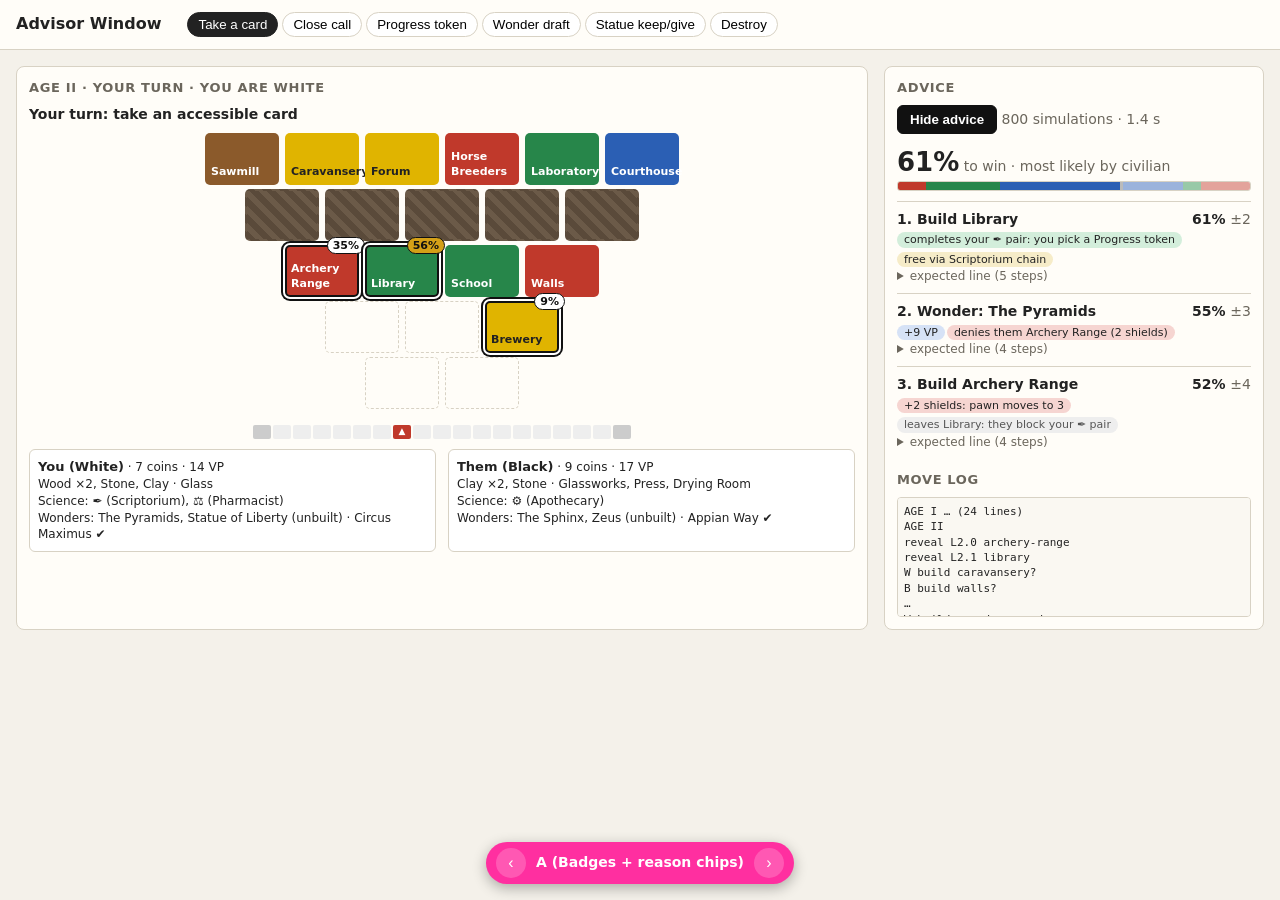
<file: prototype/advice-presentation.html>
<!doctype html>
<!--
  PROTOTYPE, throwaway. Ticket: "Advice presentation: reasons and the principal line".
  Four variants of how the Advisor Window shows advice, on a rebuilt Board host,
  switchable with ?variant=A|B|C|D (bottom bar or ← →). Scenario tabs at the top
  switch between kinds of Pending Decision. All numbers are made up.
  Open by double-clicking this file.
-->
<html lang="en">
<head>
<meta charset="utf-8">
<meta name="viewport" content="width=device-width, initial-scale=1">
<title>Advice Presentation Prototype</title>
<style>
  :root {
    --bg:#f4f1ea; --panel:#fffdf8; --ink:#222; --muted:#6b665c; --line:#d8d2c4;
    --mil:#c0392b; --sci:#27864a; --civ:#2b5fb4; --draw:#999; --gold:#d4a017;
    --brown:#8b5a2b; --grey:#8a8a8a; --yellow:#e0b400; --red:#c0392b; --green:#27864a; --blue:#2b5fb4; --purple:#7d3c98;
  }
  * { box-sizing:border-box; }
  body { margin:0; font:14px/1.4 system-ui, sans-serif; background:var(--bg); color:var(--ink); }
  header { padding:10px 16px; border-bottom:1px solid var(--line); background:var(--panel); display:flex; gap:12px; align-items:center; flex-wrap:wrap; }
  header h1 { font-size:16px; margin:0 12px 0 0; }
  .tabs button { border:1px solid var(--line); background:#fff; padding:4px 10px; border-radius:14px; cursor:pointer; margin:2px; }
  .tabs button.on { background:var(--ink); color:#fff; border-color:var(--ink); }
  main { display:grid; grid-template-columns: minmax(0,1fr) 380px; gap:16px; padding:16px; padding-bottom:80px; }
  @media (max-width: 900px) { main { grid-template-columns:1fr; } }
  .panel { background:var(--panel); border:1px solid var(--line); border-radius:8px; padding:12px; }
  .panel h2 { font-size:13px; text-transform:uppercase; letter-spacing:.05em; color:var(--muted); margin:0 0 8px; }

  /* board */
  .pyr { display:flex; flex-direction:column; align-items:center; gap:4px; margin:8px 0 16px; }
  .row { display:flex; gap:6px; }
  .card { position:relative; width:74px; height:52px; border-radius:5px; border:2px solid transparent; font-size:11px; padding:3px 4px; color:#fff; font-weight:600; display:flex; align-items:flex-end; cursor:default; transition: transform .1s, opacity .1s; }
  .card.down { background:repeating-linear-gradient(45deg,#5a4a3a,#5a4a3a 6px,#6b5a48 6px,#6b5a48 12px); }
  .card.gone { background:transparent; border:1px dashed var(--line); }
  .card.acc { border-color:#111; box-shadow:0 0 0 2px #fff, 0 0 0 4px #111; cursor:pointer; }
  .card.dim { opacity:.35; }
  .card .badge { position:absolute; top:-10px; right:-8px; background:#fff; color:#111; border:1px solid #111; border-radius:10px; padding:0 5px; font-size:11px; }
  .card .badge.top { background:var(--gold); }
  .card .step { position:absolute; top:-10px; left:-8px; background:#111; color:#fff; border-radius:50%; width:20px; height:20px; display:flex; align-items:center; justify-content:center; font-size:11px; }
  .card .step.opp { background:#fff; color:#111; border:2px solid #111; }
  .c-brown{background:var(--brown)} .c-grey{background:var(--grey)} .c-yellow{background:var(--yellow);color:#222} .c-red{background:var(--red)} .c-green{background:var(--green)} .c-blue{background:var(--blue)} .c-purple{background:var(--purple)}
  .cities { display:grid; grid-template-columns:1fr 1fr; gap:12px; }
  .city { border:1px solid var(--line); border-radius:6px; padding:8px; font-size:12px; background:#fff; }
  .city b { font-size:13px; }
  .track { display:flex; gap:2px; margin:10px 0; justify-content:center; }
  .track span { width:18px; height:14px; background:#eee; border-radius:2px; font-size:9px; text-align:center; }
  .track span.pawn { background:var(--mil); color:#fff; }
  .track span.cap { background:#ccc; }

  /* decision tray (non-card Pending Decisions) */
  .tray { display:flex; flex-wrap:wrap; gap:8px; margin:6px 0 14px; }
  .opt { position:relative; border:2px solid #111; border-radius:6px; padding:6px 8px; background:#fff; min-width:110px; font-size:12px; cursor:pointer; }
  .opt .badge { position:absolute; top:-10px; right:-8px; background:#fff; border:1px solid #111; border-radius:10px; padding:0 5px; font-size:11px; }
  .opt .badge.top { background:var(--gold); }
  .prompt { font-weight:600; margin-bottom:4px; }

  /* shared bits */
  .muted { color:var(--muted); }
  .btn { border:1px solid #111; background:#111; color:#fff; border-radius:6px; padding:6px 12px; cursor:pointer; font-weight:600; }
  .btn.ghost { background:#fff; color:#111; }
  .chip { display:inline-block; border-radius:10px; padding:0 7px; font-size:11px; margin:1px 2px 1px 0; background:#eee; }
  .chip.mil{background:#f6d5d1} .chip.sci{background:#d3eedb} .chip.civ{background:#d6e2f6} .chip.coin{background:#f6ecc8} .chip.neg{background:#eee;color:#555}
  .ob { display:flex; height:10px; border-radius:3px; overflow:hidden; border:1px solid var(--line); }
  .ob i { display:block; height:100%; }
  .log { font-family:ui-monospace,monospace; font-size:11px; max-height:120px; overflow:auto; background:#faf8f2; border:1px solid var(--line); padding:6px; border-radius:4px; }
  .note { font-size:12px; background:#fff7d6; border:1px solid #ecd98a; padding:6px 8px; border-radius:6px; margin-top:10px; }

  /* A */
  .a-row { border-top:1px solid var(--line); padding:8px 0; }
  .a-row:first-of-type { border-top:none; }
  .a-head { display:flex; justify-content:space-between; font-weight:600; }
  .a-tie { border-left:4px solid var(--gold); padding-left:8px; margin:6px 0; }
  .a-tie-label { font-size:11px; color:#8a6d00; font-weight:700; text-transform:uppercase; }
  details summary { cursor:pointer; color:var(--muted); font-size:12px; }
  .line { margin:4px 0 0 0; padding:0; list-style:none; font-size:12px; }
  .line li { padding:1px 0; }
  .who { display:inline-block; width:34px; font-weight:700; font-size:10px; }
  .who.me{color:#111} .who.opp{color:#888} .who.chance{color:#a07a00}

  /* B */
  .b-head { font-size:20px; font-weight:700; line-height:1.25; }
  .b-sub { margin:6px 0 12px; }
  .b-story { display:flex; flex-wrap:wrap; align-items:center; gap:4px; margin:8px 0; }
  .b-step { border-radius:14px; padding:3px 9px; font-size:12px; border:1px solid #111; background:#fff; }
  .b-step.opp { border-style:dashed; color:#555; }
  .b-step.chance { border-color:#a07a00; color:#a07a00; background:#fff7d6; }
  .b-alt { border-top:1px solid var(--line); padding-top:8px; margin-top:8px; }
  .verdict { display:inline-block; font-size:11px; font-weight:700; padding:1px 8px; border-radius:10px; color:#fff; }
  .v-clear{background:#27864a} .v-edge{background:#7a9c3a} .v-flip{background:#d4a017;color:#222}

  /* C */
  table.c { border-collapse:collapse; width:100%; font-size:12px; }
  table.c th { text-align:left; font-size:10px; color:var(--muted); text-transform:uppercase; padding:4px; border-bottom:1px solid var(--line); }
  table.c td { padding:5px 4px; border-bottom:1px solid #eee; vertical-align:middle; }
  table.c tr:hover td { background:#fff4cc; cursor:pointer; }
  table.c tr.sel td { background:#ffe9a3; }
  .whisk { position:relative; height:14px; width:110px; background:#f1eee6; border-radius:2px; }
  .whisk .bar { position:absolute; left:0; top:3px; height:8px; background:#555; border-radius:2px; }
  .whisk .err { position:absolute; top:1px; height:12px; border-left:1px solid #111; border-right:1px solid #111; }
  .whisk .err::after { content:''; position:absolute; top:6px; left:0; right:0; border-top:1px solid #111; }
  .whisk .fifty { position:absolute; left:50%; top:0; bottom:0; border-left:1px dotted #999; }
  main.wide { grid-template-columns: minmax(0,1fr) 560px; }

  /* D */
  .tier { border-radius:6px; padding:8px; margin-bottom:8px; }
  .tier h3 { margin:0 0 4px; font-size:13px; }
  .t-best { background:#dff3e4; border:1px solid #9fd3ae; }
  .t-fine { background:#f3f1e0; border:1px solid #d9d3a2; }
  .t-bad { background:#f6e0dd; border:1px solid #e0aaa3; }
  .card.tb { box-shadow:0 0 0 3px #fff, 0 0 0 7px #27864a; }
  .card.tf { box-shadow:0 0 0 3px #fff, 0 0 0 7px #c9b84a; }
  .card.tx { box-shadow:0 0 0 3px #fff, 0 0 0 7px #c0392b; }
  .opt.tb { border-color:#27864a; border-width:4px; } .opt.tf { border-color:#c9b84a; border-width:4px; } .opt.tx { border-color:#c0392b; border-width:4px; }
  .pop { position:fixed; z-index:50; width:300px; background:#fff; border:1px solid #111; border-radius:8px; padding:10px; box-shadow:0 6px 24px rgba(0,0,0,.2); font-size:12px; }

  /* prototype switcher bar: not part of the design */
  #switcher { position:fixed; bottom:16px; left:50%; transform:translateX(-50%); background:#ff2fa0; color:#fff; border-radius:24px; padding:6px 10px; display:flex; gap:10px; align-items:center; box-shadow:0 4px 14px rgba(0,0,0,.3); font-weight:700; z-index:100; font-family:system-ui; }
  #switcher button { background:rgba(255,255,255,.2); color:#fff; border:none; border-radius:50%; width:30px; height:30px; cursor:pointer; font-size:16px; }
</style>
</head>
<body>
<header>
  <h1>Advisor Window</h1>
  <div class="tabs" id="tabs"></div>
</header>
<main id="main">
  <section class="panel" id="boardPanel"></section>
  <aside class="panel" id="side"></aside>
</main>
<div id="switcher">
  <button id="prev" title="previous variant (←)">‹</button>
  <span id="vlabel"></span>
  <button id="next" title="next variant (→)">›</button>
</div>

<script>
// ---------- made-up data ----------
const OC = [ // 7 outcome classes, mover's view
  {k:'mMil', label:'You win: military', col:'#c0392b'},
  {k:'mSci', label:'You win: science', col:'#27864a'},
  {k:'mCiv', label:'You win: civilian', col:'#2b5fb4'},
  {k:'draw', label:'Draw', col:'#bbb'},
  {k:'oCiv', label:'They win: civilian', col:'#9bb3dc'},
  {k:'oSci', label:'They win: science', col:'#98c9a7'},
  {k:'oMil', label:'They win: military', col:'#e3a39b'},
];
const oc = (a,b,c,d,e,f,g) => [a,b,c,d,e,f,g];

// Age II layout, rows top→bottom 6,5,4,3,2
const LAYOUT = [
  [['Sawmill','brown'],['Caravansery','yellow'],['Forum','yellow'],['Horse Breeders','red'],['Laboratory','green'],['Courthouse','blue']],
  [null,null,null,null,null].map(()=>'down'),
  [['Archery Range','red',1],['Library','green',1],['School','green'],['Walls','red']],
  ['gone','gone',['Brewery','yellow',1]],
  ['gone','gone'],
];

const LINE_LIB = [
  {who:'me', t:'Build Library', card:'Library'},
  {who:'me', t:'Take Law token'},
  {who:'opp', t:'Build Archery Range', card:'Archery Range'},
  {who:'chance', t:'Face-down card revealed (any of 11)'},
  {who:'me', t:'Build Brewery', card:'Brewery'},
];
const LINE_PYR = [
  {who:'me', t:'Wonder: The Pyramids (with Archery Range)', card:'Archery Range'},
  {who:'opp', t:'Build Library', card:'Library'},
  {who:'chance', t:'Face-down card revealed'},
  {who:'me', t:'Build Brewery', card:'Brewery'},
];
const LINE_AR = [
  {who:'me', t:'Build Archery Range', card:'Archery Range'},
  {who:'chance', t:'Face-down card revealed'},
  {who:'opp', t:'Build Library', card:'Library'},
  {who:'me', t:'Build Brewery', card:'Brewery'},
];

const SCEN = {
  card: {
    tab:'Take a card', kind:'card', prompt:'Your turn: take an accessible card',
    opts: [
      {id:'lib', move:'Build Library', card:'Library', share:.52, win:.61, se:.012, oc:oc(.08,.21,.34,.01,.17,.05,.14),
        feats:[['sci','completes your ✒ pair: you pick a Progress token'],['coin','free via Scriptorium chain'],['civ','+2 VP']], line:LINE_LIB},
      {id:'pyr', move:'Wonder: The Pyramids', card:'Archery Range', share:.21, win:.55, se:.016, oc:oc(.07,.08,.39,.01,.22,.09,.14),
        feats:[['civ','+9 VP'],['mil','denies them Archery Range (2 shields)'],['neg','−5 coins']], line:LINE_PYR},
      {id:'ar', move:'Build Archery Range', card:'Archery Range', share:.14, win:.52, se:.018, oc:oc(.16,.06,.29,.01,.25,.10,.13),
        feats:[['mil','+2 shields: pawn moves to 3'],['neg','leaves Library: they block your ✒ pair']], line:LINE_AR},
      {id:'brew', move:'Build Brewery', card:'Brewery', share:.06, win:.46, se:.025, oc:oc(.06,.08,.31,.01,.28,.12,.14),
        feats:[['coin','+6 coins'],['neg','uncovers School for them (their ⚙ pair)']], line:[]},
      {id:'dlib', move:'Discard Library', card:'Library', share:.04, win:.44, se:.03, oc:oc(.07,.04,.32,.01,.30,.10,.16),
        feats:[['coin','+3 coins'],['neg','gives up your ✒ pair']], line:[]},
      {id:'dbrew', move:'Discard Brewery', card:'Brewery', share:.03, win:.40, se:.035, oc:oc(.05,.05,.29,.01,.32,.13,.15),
        feats:[['coin','+3 coins']], line:[]},
    ]
  },
  close: {
    tab:'Close call', kind:'card', prompt:'Your turn: take an accessible card',
    opts: [
      {id:'lib', move:'Build Library', card:'Library', share:.36, win:.512, se:.014, oc:oc(.06,.18,.26,.01,.24,.08,.17),
        feats:[['sci','completes your ✒ pair: you pick a Progress token'],['civ','+2 VP']], line:LINE_LIB},
      {id:'pyr', move:'Wonder: The Pyramids', card:'Archery Range', share:.33, win:.505, se:.015, oc:oc(.07,.05,.36,.01,.26,.07,.18),
        feats:[['civ','+9 VP'],['mil','denies them Archery Range']], line:LINE_PYR},
      {id:'ar', move:'Build Archery Range', card:'Archery Range', share:.22, win:.488, se:.017, oc:oc(.17,.04,.25,.01,.26,.09,.18),
        feats:[['mil','+2 shields: pawn moves to 3']], line:LINE_AR},
      {id:'brew', move:'Build Brewery', card:'Brewery', share:.06, win:.43, se:.03, oc:oc(.05,.06,.29,.01,.30,.12,.17),
        feats:[['coin','+6 coins']], line:[]},
      {id:'dlib', move:'Discard Library', card:'Library', share:.03, win:.41, se:.03, oc:oc(.05,.03,.30,.01,.32,.10,.19),
        feats:[['coin','+3 coins']], line:[]},
    ]
  },
  token: {
    tab:'Progress token', kind:'tray', prompt:'You completed a science pair: choose a Progress token',
    opts: [
      {id:'law', move:'Law', share:.41, win:.64, se:.012, oc:oc(.07,.27,.31,.01,.16,.05,.13), feats:[['sci','+1 science symbol: 4 of 6 kinds'],['sci','science win becomes realistic']], line:[{who:'me',t:'Take Law'},{who:'opp',t:'Build Archery Range',card:'Archery Range'},{who:'chance',t:'Face-down card revealed'},{who:'me',t:'Build Brewery',card:'Brewery'}]},
      {id:'strat', move:'Strategy', share:.24, win:.61, se:.014, oc:oc(.15,.12,.31,.01,.18,.06,.17), feats:[['mil','+1 extra shield per military card'],['mil','they have 4 shields, you have 2']], line:[]},
      {id:'econ', move:'Economy', share:.18, win:.60, se:.015, oc:oc(.07,.14,.35,.01,.20,.06,.17), feats:[['coin','their trading coins go to you'],['coin','they buy ~3 resources a turn']], line:[]},
      {id:'mas', move:'Masonry', share:.11, win:.58, se:.017, oc:oc(.06,.13,.36,.01,.21,.07,.16), feats:[['coin','blue cards cost 2 fewer resources'],['civ','2 blue cards still in this Age']], line:[]},
      {id:'theo', move:'Theology', share:.06, win:.56, se:.02, oc:oc(.06,.12,.35,.01,.22,.07,.17), feats:[['civ','your 2 unbuilt Wonders give a replay']], line:[]},
    ]
  },
  draft: {
    tab:'Wonder draft', kind:'tray', prompt:'Wonder draft, round 1: choose 1 of 4 (they take 2, you take the last)',
    opts: [
      {id:'pyrw', move:'The Pyramids', share:.18, win:.51, se:.01, oc:oc(.10,.10,.33,.01,.25,.09,.12), feats:[['civ','+9 VP'],['neg','no effect beyond points']], line:[]},
      {id:'col', move:'The Colossus', share:.15, win:.50, se:.01, oc:oc(.15,.09,.27,.01,.25,.09,.14), feats:[['mil','+2 shields'],['civ','+3 VP']], line:[]},
      {id:'gl', move:'The Great Library', share:.31, win:.535, se:.01, oc:oc(.09,.17,.29,.01,.24,.08,.12), feats:[['sci','pick 1 of 3 removed Progress tokens'],['civ','+4 VP']], line:[]},
      {id:'art', move:'Temple of Artemis', share:.36, win:.54, se:.01, oc:oc(.09,.12,.33,.01,.24,.09,.12), feats:[['coin','+12 coins'],['civ','play again']], line:[]},
    ],
    note:'Search depth here is a whole game away, so the line is omitted and the values are mostly the network\'s gut feel.'
  },
  statue: {
    tab:'Statue keep/give', kind:'tray', prompt:'Statue of Liberty: the 3 removed Age II cards are Parade Ground, Glassblower, Courthouse. Choose one to build and one to give (the third is discarded).',
    opts: [
      {id:'s1', move:'Keep Parade Ground · give Glassblower', share:.44, win:.58, se:.013, oc:oc(.18,.08,.27,.01,.22,.08,.16), feats:[['mil','+2 shields for you'],['coin','Glassblower is useless to them (they make glass)'],['neg','Courthouse discarded']], line:[]},
      {id:'s2', move:'Keep Courthouse · give Glassblower', share:.28, win:.56, se:.014, oc:oc(.10,.08,.35,.01,.22,.08,.16), feats:[['civ','+5 VP'],['coin','Glassblower is useless to them']], line:[]},
      {id:'s3', move:'Keep Parade Ground · give Courthouse', share:.12, win:.53, se:.018, oc:oc(.17,.08,.25,.01,.25,.08,.16), feats:[['mil','+2 shields'],['neg','they get +5 VP']], line:[]},
      {id:'s4', move:'Keep Courthouse · give Parade Ground', share:.08, win:.50, se:.02, oc:oc(.08,.08,.33,.01,.22,.08,.20), feats:[['civ','+5 VP'],['neg','they get +2 shields: pawn to your 2']], line:[]},
      {id:'s5', move:'Keep Glassblower · give Courthouse', share:.05, win:.46, se:.025, oc:oc(.08,.07,.29,.01,.29,.08,.18), feats:[['neg','they get +5 VP']], line:[]},
      {id:'s6', move:'Keep Glassblower · give Parade Ground', share:.03, win:.44, se:.03, oc:oc(.07,.07,.28,.01,.26,.08,.23), feats:[['neg','they get +2 shields']], line:[]},
    ],
    note:'Each option is a pair, because the Engine asks "keep" then "give" as two Pending Decisions. The pair\'s share is the product of the two steps.'
  },
  destroy: {
    tab:'Destroy', kind:'tray', prompt:'Circus Maximus: destroy one of their grey cards',
    opts: [
      {id:'gw', move:'Glassworks', share:.62, win:.60, se:.013, oc:oc(.09,.12,.33,.01,.22,.08,.15), feats:[['coin','their only glass: they now pay 4 per glass'],['coin','they still need 2 glass for The Sphinx']], line:[]},
      {id:'pr', move:'Press', share:.26, win:.57, se:.016, oc:oc(.09,.11,.32,.01,.23,.08,.16), feats:[['coin','they keep Drying Room for papyrus']], line:[]},
      {id:'dr', move:'Drying Room', share:.12, win:.555, se:.018, oc:oc(.09,.11,.31,.01,.24,.08,.16), feats:[['coin','they keep Press for papyrus']], line:[]},
    ]
  },
};
const LOG = ['AGE I … (24 lines)','AGE II','reveal L2.0 archery-range','reveal L2.1 library','W build caravansery?','B build walls?','… ','W build parade-ground','B build barracks','reveal L3.2 brewery'];

// ---------- helpers ----------
const pct = x => Math.round(x*100)+'%';
const pct1 = x => (x*100).toFixed(1)+'%';
const $ = s => document.querySelector(s);
const params = new URLSearchParams(location.search);
let variant = params.get('variant') || 'A';
let scen = params.get('scen') || 'card';
let asked = true;           // advice is shown on request; starts asked so variants are visible
let hl = null;              // option whose line is highlighted on the board (C)
const VARIANTS = {A:'Badges + reason chips', B:'Coach sentence', C:'Compare table', D:'Tiers, no numbers'};

function setParam(k,v){ params.set(k,v); history.replaceState(null,'','?'+params.toString()); }
function sorted(){ return [...SCEN[scen].opts].sort((a,b)=>b.win-a.win); }
function noise(a,b){ return 2*Math.sqrt(a.se*a.se + b.se*b.se); }
function tier(o, best){ const d = best.win - o.win; if (o===best || d < noise(o,best)) return 'best'; if (d < .05) return 'fine'; return 'bad'; }
function expectedType(o){ const m = o.oc.slice(0,3); const i = m.indexOf(Math.max(...m)); return ['military','science','civilian'][i]; }
function obar(o){ return `<div class="ob" title="${OC.map((c,i)=>c.label+' '+pct(o.oc[i])).join('\n')}">${OC.map((c,i)=>`<i style="width:${o.oc[i]*100}%;background:${c.col}"></i>`).join('')}</div>`; }
function chips(o,n=9){ return o.feats.slice(0,n).map(([k,t])=>`<span class="chip ${k}">${t}</span>`).join(''); }
function lineList(l){ return `<ol class="line">${l.map(s=>`<li><span class="who ${s.who}">${s.who==='me'?'YOU':s.who==='opp'?'THEM':'??'}</span>${s.t}</li>`).join('')}</ol>`; }
function verdict(gap, nz){ if (gap < nz) return ['flip','coin flip']; if (gap < .05) return ['edge','slight edge']; return ['clear','clear best']; }

// ---------- board (host page, shared by all variants) ----------
function cardOpts(name){ return SCEN[scen].opts.filter(o=>o.card===name); }
function renderBoard(decorate){
  const S = SCEN[scen];
  let h = `<h2>Age II · Your turn · You are White</h2>`;
  if (S.kind==='tray') {
    h += `<div class="prompt">${S.prompt}</div><div class="tray">${S.opts.map(o=>decorate.tray(o)).join('')}</div>`;
  } else {
    h += `<div class="prompt">${S.prompt}</div>`;
  }
  h += `<div class="pyr">`;
  LAYOUT.forEach((row,r)=>{
    h += `<div class="row">`;
    row.forEach((c,i)=>{
      if (c==='down') h += `<div class="card down"></div>`;
      else if (c==='gone') h += `<div class="card gone"></div>`;
      else {
        const [name,col,acc] = c;
        const extra = (S.kind==='card' && acc) ? decorate.card(name) : {cls:'',html:''};
        h += `<div class="card c-${col} ${acc&&S.kind==='card'?'acc':''} ${S.kind==='tray'?'dim':''} ${extra.cls}" data-card="${name}">${name}${extra.html}</div>`;
      }
    });
    h += `</div>`;
  });
  h += `</div>`;
  h += `<div class="track">${Array.from({length:19},(_,i)=>`<span class="${i===0||i===18?'cap':''} ${i===7?'pawn':''}">${i===7?'▲':''}</span>`).join('')}</div>`;
  h += `<div class="cities">
    <div class="city"><b>You (White)</b> · 7 coins · 14 VP<br>Wood ×2, Stone, Clay · Glass<br>Science: ✒ (Scriptorium), ⚖ (Pharmacist)<br>Wonders: The Pyramids, Statue of Liberty (unbuilt) · Circus Maximus ✔</div>
    <div class="city"><b>Them (Black)</b> · 9 coins · 17 VP<br>Clay ×2, Stone · Glassworks, Press, Drying Room<br>Science: ⚙ (Apothecary)<br>Wonders: The Sphinx, Zeus (unbuilt) · Appian Way ✔</div>
  </div>`;
  $('#boardPanel').innerHTML = h;
}
function sideCommon(){
  return `<div style="margin-top:12px"><h2>Move Log</h2><div class="log">${LOG.join('<br>')}</div></div>`;
}
function askBtn(){ return `<button class="btn" id="ask">${asked?'Hide advice':'Ask the Advisor'}</button> <span class="muted">800 simulations · 1.4 s</span>`; }

// ---------- Variant A: badges + reason chips, ties bracketed, line on expand ----------
function A(){
  const o = sorted(), best = o[0];
  const top = o.filter(x=>tier(x,best)==='best');
  renderBoard({
    card: n => { const os = cardOpts(n); if(!asked||!os.length) return {cls:'',html:''}; const s = os.reduce((a,b)=>a+b.share,0); return {cls:'', html:`<span class="badge ${os.includes(best)?'top':''}">${pct(s)}</span>`}; },
    tray: x => `<div class="opt">${x.move}${asked?`<span class="badge ${x===best?'top':''}">${pct(x.share)}</span>`:''}</div>`,
  });
  let h = `<h2>Advice</h2>${askBtn()}`;
  if (asked) {
    h += `<div style="margin:10px 0"><span style="font-size:26px;font-weight:700">${pct(best.win)}</span> <span class="muted">to win · most likely by ${expectedType(best)}</span>${obar(best)}</div>`;
    const row = (x,i) => `<div class="a-row"><div class="a-head"><span>${i+1}. ${x.move}</span><span>${pct(x.win)} <span class="muted" style="font-weight:400">±${Math.round(x.se*200)}</span></span></div>
      <div>${chips(x,2)}</div>
      ${x.line.length?`<details><summary>expected line (${x.line.length} steps)</summary>${lineList(x.line)}</details>`:''}</div>`;
    const first3 = o.slice(0,3);
    if (top.length>1) {
      h += `<div class="a-tie"><div class="a-tie-label">Too close to call</div>${first3.filter(x=>top.includes(x)).map(row).join('')}</div>`;
      h += first3.filter(x=>!top.includes(x)).map((x)=>row(x,o.indexOf(x))).join('');
    } else h += first3.map(row).join('');
    if (SCEN[scen].note) h += `<div class="note">${SCEN[scen].note}</div>`;
  }
  $('#side').innerHTML = h + sideCommon();
}

// ---------- Variant B: one coach sentence, line inline as a story ----------
function sentence(x){
  const t = expectedType(x);
  const [k,v] = x.feats[0];
  return `${x.move}: ${v}.`;
}
function B(){
  const o = sorted(), best = o[0], second = o[1];
  const gap = best.win-second.win, [vc,vt] = verdict(gap, noise(best,second));
  renderBoard({
    card: n => { if(!asked) return {cls:'',html:''}; const os = cardOpts(n); if (os.includes(best)) return {cls:'',html:`<span class="badge top">★</span>`}; return {cls:'',html:''}; },
    tray: x => `<div class="opt">${x.move}${asked&&x===best?`<span class="badge top">★</span>`:''}</div>`,
  });
  let h = `<h2>Advice</h2>${askBtn()}`;
  if (asked) {
    const verb = SCEN[scen].kind==='card' ? '' : 'Choose ';
    h += `<div style="margin-top:12px"><span class="verdict v-${vc}">${vt}</span></div>
      <div class="b-head">${verb}${best.move}.</div>
      <div class="b-sub">${best.feats.map(f=>f[1]).join('; ')}. You're at <b>${pct(best.win)}</b>, and the game is heading for a <b>${expectedType(best)}</b> finish.</div>`;
    if (best.line.length) h += `<div class="muted" style="font-size:12px">What probably happens next</div><div class="b-story">${best.line.map(s=>`<span class="b-step ${s.who}">${s.who==='opp'?'they ':s.who==='chance'?'🎲 ':''}${s.t}</span>`).join('→')}</div>`;
    h += `<div class="b-alt"><b>Also good:</b> ${sentence(second)} <span class="muted">(${gap<noise(best,second)?'just as good, within noise':pct(gap)+' worse'})</span></div>`;
    const worst = o[o.length-1];
    if (worst.feats.some(f=>f[0]==='neg')) h += `<div class="b-alt"><b>Avoid:</b> ${worst.move}: ${worst.feats.find(f=>f[0]==='neg')[1]}.</div>`;
    if (SCEN[scen].note) h += `<div class="note">${SCEN[scen].note}</div>`;
  }
  $('#side').innerHTML = h + sideCommon();
}

// ---------- Variant C: compare table, hover a row → line drawn on board ----------
function C(){
  $('#main').classList.add('wide');
  const o = sorted(), best = o[0];
  const sel = o.find(x=>x.id===hl) || best;
  renderBoard({
    card: n => {
      if(!asked) return {cls:'',html:''};
      const steps = sel.line.map((s,i)=>({...s,i})).filter(s=>s.card===n);
      const os = cardOpts(n); const s = os.reduce((a,b)=>a+b.share,0);
      return {cls:'', html: (os.length?`<span class="badge ${os.includes(best)?'top':''}">${pct(s)}</span>`:'') + steps.map(st=>`<span class="step ${st.who==='opp'?'opp':''}">${st.i+1}</span>`).join('')};
    },
    tray: x => `<div class="opt" style="${x===sel?'background:#ffe9a3':''}">${x.move}${asked?`<span class="badge ${x===best?'top':''}">${pct(x.share)}</span>`:''}</div>`,
  });
  let h = `<h2>Advice</h2>${askBtn()}`;
  if (asked) {
    h += `<table class="c"><tr><th>Move</th><th>Win % (±noise)</th><th>vs best</th><th>How the game ends</th><th>Why</th></tr>`;
    o.slice(0,5).forEach(x=>{
      const nz = noise(x,best), d = best.win-x.win;
      h += `<tr data-id="${x.id}" class="${x===sel?'sel':''}"><td><b>${x.move}</b><br><span class="muted">${pct(x.share)} of search</span></td>
        <td><div class="whisk"><div class="fifty"></div><div class="bar" style="width:${x.win*100}%"></div><div class="err" style="left:${(x.win-2*x.se)*100}%;width:${4*x.se*100}%"></div></div>${pct1(x.win)}</td>
        <td>${x===best?'—':(d<nz?'≈ same':'−'+pct1(d))}</td>
        <td style="width:90px">${obar(x)}</td>
        <td>${chips(x)}</td></tr>`;
    });
    h += `</table>`;
    if (sel.line.length) h += `<div style="margin-top:8px"><b>Line for ${sel.move}</b> <span class="muted">(numbers on the board; hover or click another row)</span>${lineList(sel.line)}</div>`;
    else h += `<div class="muted" style="margin-top:8px">No line for this Move: the search didn't look past it far enough to be worth showing.</div>`;
    h += `<div class="muted" style="font-size:11px;margin-top:6px">Bar colours: ${OC.map(c=>`<span style="color:${c.col}">■</span> ${c.label}`).join(' · ')}</div>`;
    if (SCEN[scen].note) h += `<div class="note">${SCEN[scen].note}</div>`;
  }
  $('#side').innerHTML = h + sideCommon();
  document.querySelectorAll('table.c tr[data-id]').forEach(tr=>{
    tr.onmouseenter = tr.onclick = () => { if (hl!==tr.dataset.id){ hl = tr.dataset.id; render(); } };
  });
}

// ---------- Variant D: tiers, no numbers by default; click for why ----------
function D(){
  const o = sorted(), best = o[0];
  const T = x => ({best:'tb',fine:'tf',bad:'tx'})[tier(x,best)];
  renderBoard({
    card: n => { if(!asked) return {cls:'',html:''}; const os = cardOpts(n); if(!os.length) return {cls:'',html:''};
      const t = os.map(x=>tier(x,best)); const cls = t.includes('best')?'tb':t.includes('fine')?'tf':'tx'; return {cls, html:''}; },
    tray: x => `<div class="opt ${asked?T(x):''}" data-id="${x.id}">${x.move}</div>`,
  });
  let h = `<h2>Advice</h2>${askBtn()}`;
  if (asked) {
    const groups = {best:[],fine:[],bad:[]}; o.forEach(x=>groups[tier(x,best)].push(x));
    const label = {best: groups.best.length>1?`Best (${groups.best.length} moves the search can't separate)`:'Best', fine:'Fine (a little worse)', bad:'Mistakes'};
    const cls = {best:'t-best',fine:'t-fine',bad:'t-bad'};
    for (const k of ['best','fine','bad']) if (groups[k].length)
      h += `<div class="tier ${cls[k]}"><h3>${label[k]}</h3>${groups[k].map(x=>`<div style="padding:3px 0;cursor:pointer" data-id="${x.id}"><b>${x.move}</b> <span class="muted">${x.feats[0][1]}</span></div>`).join('')}</div>`;
    h += `<div class="muted" style="font-size:12px">Click a Move (here or on the board) for numbers, reasons and the expected line.</div>`;
    if (SCEN[scen].note) h += `<div class="note">${SCEN[scen].note}</div>`;
  }
  $('#side').innerHTML = h + sideCommon();
  const open = (id, ev) => {
    const x = SCEN[scen].opts.find(q=>q.id===id); if(!x) return;
    document.querySelectorAll('.pop').forEach(p=>p.remove());
    const p = document.createElement('div'); p.className='pop';
    p.style.left = Math.min(ev.clientX+10, innerWidth-320)+'px'; p.style.top = Math.min(ev.clientY+10, innerHeight-300)+'px';
    p.innerHTML = `<b>${x.move}</b><div style="margin:4px 0">${pct(x.win)} to win <span class="muted">(±${Math.round(x.se*200)}) · best is ${pct(best.win)}</span></div>${obar(x)}<div style="margin:6px 0">${chips(x)}</div>${x.line.length?lineList(x.line):''}<div class="muted" style="margin-top:4px">click anywhere to close</div>`;
    document.body.appendChild(p);
    setTimeout(()=>document.addEventListener('click',()=>p.remove(),{once:true}),0);
  };
  document.querySelectorAll('[data-id]').forEach(el=>el.onclick = ev => open(el.dataset.id, ev));
  document.querySelectorAll('.card.acc').forEach(el=>el.onclick = ev => { const os = cardOpts(el.dataset.card).sort((a,b)=>b.win-a.win); if (os[0]) open(os[0].id, ev); });
}

// ---------- wiring ----------
function render(){
  $('#main').classList.remove('wide');
  $('#tabs').innerHTML = Object.entries(SCEN).map(([k,s])=>`<button class="${k===scen?'on':''}" data-s="${k}">${s.tab}</button>`).join('');
  document.querySelectorAll('#tabs button').forEach(b=>b.onclick=()=>{ scen=b.dataset.s; hl=null; setParam('scen',scen); render(); });
  ({A,B,C,D})[variant]();
  const a = $('#ask'); if (a) a.onclick = () => { asked=!asked; render(); };
  $('#vlabel').textContent = `${variant} (${VARIANTS[variant]})`;
}
function cycle(d){ const ks = Object.keys(VARIANTS); variant = ks[(ks.indexOf(variant)+d+ks.length)%ks.length]; setParam('variant',variant); render(); }
$('#prev').onclick = ()=>cycle(-1); $('#next').onclick = ()=>cycle(1);
addEventListener('keydown', e => { if (e.target.closest('input,textarea,[contenteditable]')) return; if (e.key==='ArrowLeft') cycle(-1); if (e.key==='ArrowRight') cycle(1); });
if (!VARIANTS[variant]) variant='A';
if (!SCEN[scen]) scen='card';
render();
</script>
</body>
</html>
</file>
